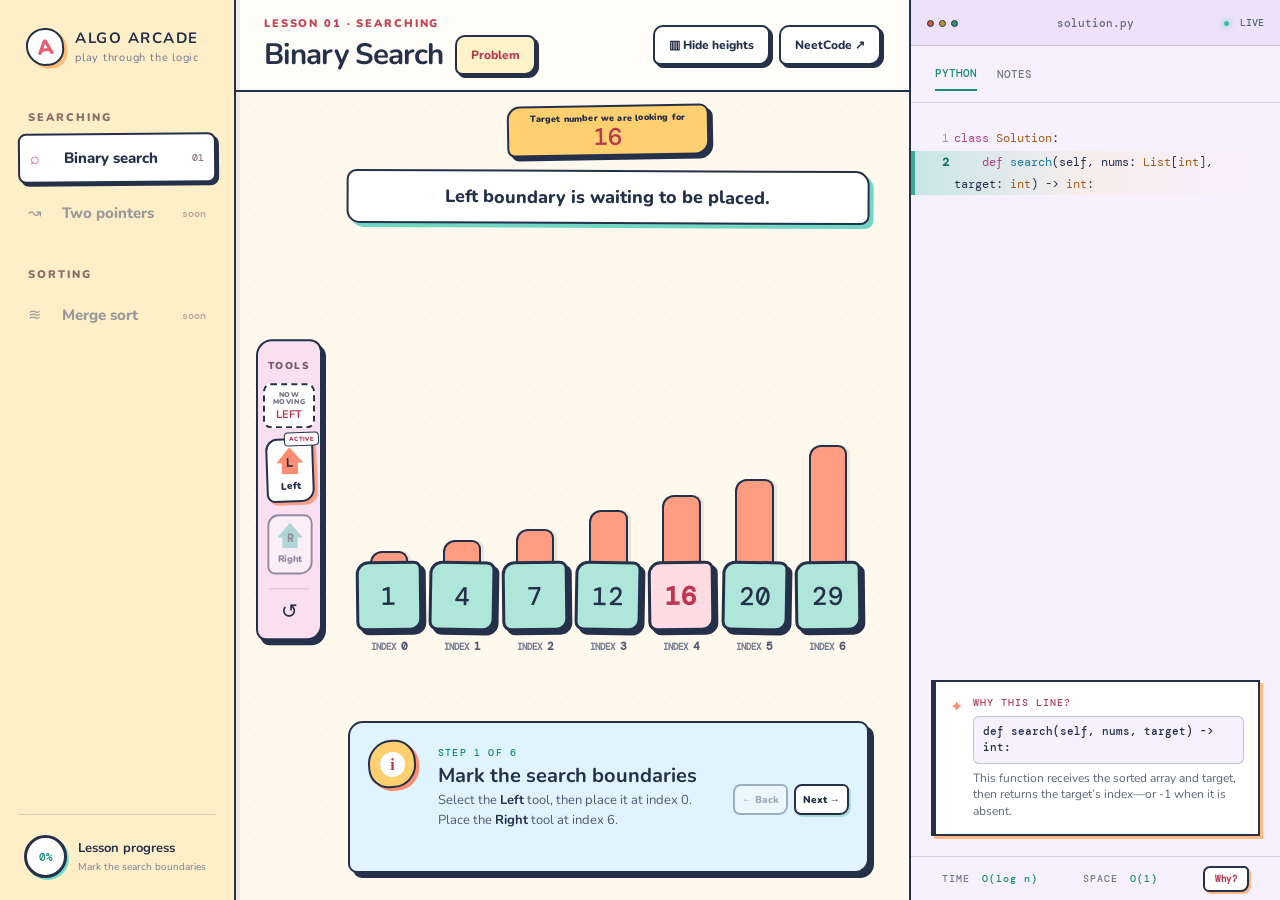
<file: index.html>
<!doctype html>
<html lang="en">
  <head>
    <meta charset="UTF-8" />
    <meta name="viewport" content="width=device-width, initial-scale=1.0" />
    <meta name="theme-color" content="#fff8ed" />
    <title>Algo Arcade — Gamified Coding Questions</title>
    <link rel="preconnect" href="https://fonts.googleapis.com">
    <link rel="preconnect" href="https://fonts.gstatic.com" crossorigin>
    <link href="https://fonts.googleapis.com/css2?family=DM+Mono:wght@400;500&family=Nunito:wght@600;700;800;900&display=swap" rel="stylesheet">
    <link rel="stylesheet" href="styles.css" />
  </head>
  <body>
    <div class="app-shell">
      <aside class="lesson-nav" aria-label="Algorithm lessons">
        <a class="brand" href="#" aria-label="Algo Arcade home">
          <span class="brand-mark">A</span>
          <span class="brand-copy"><strong>ALGO ARCADE</strong><small>play through the logic</small></span>
        </a>

        <p class="nav-label">SEARCHING</p>
        <button class="nav-item active" type="button">
          <span class="nav-icon">⌕</span><span>Binary search</span><em>01</em>
        </button>
        <button class="nav-item locked" type="button" disabled>
          <span class="nav-icon">↝</span><span>Two pointers</span><em>soon</em>
        </button>

        <p class="nav-label">SORTING</p>
        <button class="nav-item locked" type="button" disabled>
          <span class="nav-icon">≋</span><span>Merge sort</span><em>soon</em>
        </button>

        <div class="nav-footer">
          <div class="progress-ring" id="nav-progress">0%</div>
          <div><strong>Lesson progress</strong><small id="progress-copy">Set your boundaries</small></div>
        </div>
      </aside>

      <main class="game-panel">
        <header class="game-header">
          <div>
            <span class="eyebrow">LESSON 01 · SEARCHING</span>
            <div class="lesson-title-row">
              <h1>Binary Search</h1>
              <button class="problem-button" id="problem-button" type="button" aria-haspopup="dialog">Problem</button>
            </div>
          </div>
          <div class="header-actions">
            <button class="sound-button" id="histogram-toggle" type="button" aria-pressed="true">▥ <span>Hide heights</span></button>
            <a class="reference-link" href="https://neetcode.io/problems/binary-search/question?list=neetcode150" target="_blank" rel="noreferrer">NeetCode ↗</a>
          </div>
        </header>

        <section class="game-world" aria-label="Interactive binary search game">
          <div class="atmosphere"><span></span><span></span><span></span></div>

          <aside class="tool-rack">
            <span class="tool-rack-label">TOOLS</span>
            <div class="active-pointer-status">
              <small id="active-pointer-mode">NOW MOVING</small>
              <strong id="active-pointer-name">LEFT</strong>
            </div>
            <button class="pointer-tool left-tool active" data-tool="left" type="button">
              <span class="pointer-glyph">L</span><small>Left</small>
            </button>
            <button class="pointer-tool right-tool" data-tool="right" type="button">
              <span class="pointer-glyph">R</span><small>Right</small>
            </button>
            <div class="rack-line"></div>
            <button class="tiny-tool" id="reset-pointers" type="button" title="Reset pointers">↺</button>
          </aside>

          <div class="lesson-stage">
            <div class="target-readout">
              <span>Target number we are looking for</span>
              <strong id="target-value">16</strong>
            </div>

            <p class="range-sentence" id="range-sentence" aria-live="polite">No range selected yet.</p>

            <div class="array-rig" id="array-rig" aria-label="Sorted array"></div>

            <div class="coach-box">
              <div class="coach-avatar" aria-hidden="true"><span>i</span></div>
              <div class="coach-copy">
                <span class="stage-count" id="stage-count">STEP 1 OF 6</span>
                <h2 id="coach-title">Mark the search boundaries</h2>
                <p id="coach-text">Select the <b>Left</b> tool, then place it at index 0. Place the <b>Right</b> tool at index 6.</p>
              </div>
              <div class="coach-actions" id="coach-actions"></div>
            </div>
          </div>
        </section>
      </main>

      <aside class="code-panel">
        <div class="code-heading">
          <div><span class="window-dot"></span><span class="window-dot"></span><span class="window-dot"></span></div>
          <span>solution.py</span>
          <span class="sync-status"><i></i> LIVE</span>
        </div>
        <div class="code-wrap">
          <div class="code-tabs"><button class="active">PYTHON</button><button id="notes-tab">NOTES</button></div>
          <pre class="code-block" id="code-block" aria-label="Python solution"></pre>
          <div class="code-note" id="code-note">
            <span class="note-pin">✦</span>
            <div><strong>YOUR CODEBOOK</strong><p>Each idea you master becomes a line of working code.</p></div>
          </div>
        </div>
        <div class="complexity-strip">
          <span>TIME <b>O(log n)</b></span>
          <span>SPACE <b>O(1)</b></span>
          <button class="complexity-why" id="complexity-why" type="button" aria-haspopup="dialog">Why?</button>
        </div>
      </aside>
    </div>

    <div class="modal-backdrop" id="concept-modal" hidden>
      <section class="concept-modal" role="dialog" aria-modal="true" aria-labelledby="modal-title">
        <button class="modal-close" id="modal-close" type="button" aria-label="Close">×</button>
        <div id="modal-content"></div>
      </section>
    </div>

    <script src="app.js"></script>
  </body>
</html>
</file>
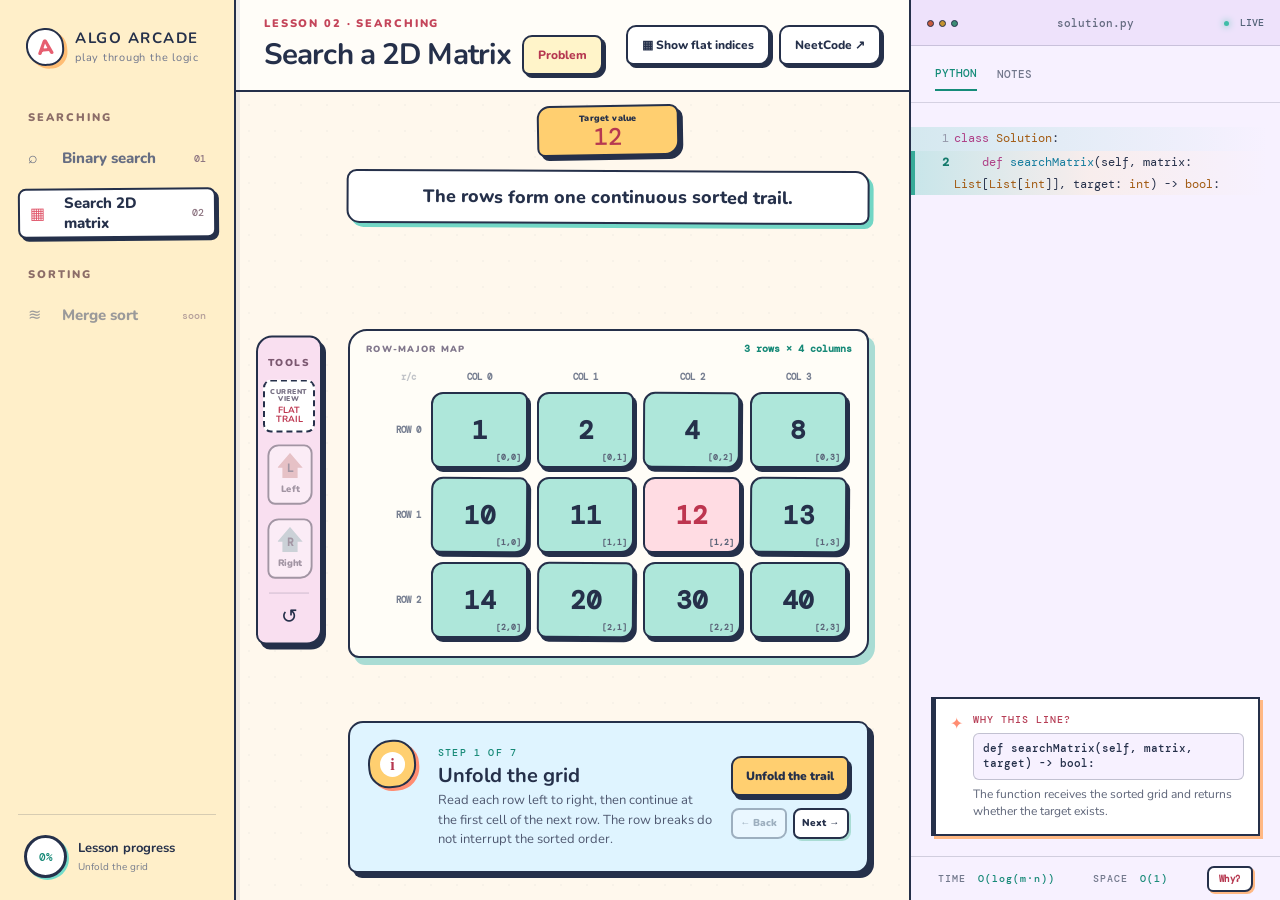
<file: search-2d-matrix.html>
<!doctype html>
<html lang="en">
  <head>
    <meta charset="UTF-8" />
    <meta name="viewport" content="width=device-width, initial-scale=1.0" />
    <meta name="theme-color" content="#fff8ed" />
    <title>Search a 2D Matrix — Algo Arcade</title>
    <link rel="preconnect" href="https://fonts.googleapis.com">
    <link rel="preconnect" href="https://fonts.gstatic.com" crossorigin>
    <link href="https://fonts.googleapis.com/css2?family=DM+Mono:wght@400;500&family=Nunito:wght@600;700;800;900&display=swap" rel="stylesheet">
    <link rel="stylesheet" href="styles.css" />
    <link rel="stylesheet" href="matrix.css" />
  </head>
  <body>
    <div class="app-shell">
      <aside class="lesson-nav" aria-label="Algorithm lessons">
        <a class="brand" href="index.html" aria-label="Algo Arcade home">
          <span class="brand-mark">A</span>
          <span class="brand-copy"><strong>ALGO ARCADE</strong><small>play through the logic</small></span>
        </a>

        <p class="nav-label">SEARCHING</p>
        <a class="nav-item" href="index.html">
          <span class="nav-icon">⌕</span><span>Binary search</span><em>01</em>
        </a>
        <a class="nav-item active" href="search-2d-matrix.html" aria-current="page">
          <span class="nav-icon">▦</span><span>Search 2D matrix</span><em>02</em>
        </a>

        <p class="nav-label">SORTING</p>
        <button class="nav-item locked" type="button" disabled>
          <span class="nav-icon">≋</span><span>Merge sort</span><em>soon</em>
        </button>

        <div class="nav-footer">
          <div class="progress-ring" id="nav-progress">0%</div>
          <div><strong>Lesson progress</strong><small id="progress-copy">Unfold the grid</small></div>
        </div>
      </aside>

      <main class="game-panel matrix-game-panel">
        <header class="game-header">
          <div>
            <span class="eyebrow">LESSON 02 · SEARCHING</span>
            <div class="lesson-title-row">
              <h1>Search a 2D Matrix</h1>
              <button class="problem-button" id="problem-button" type="button" aria-haspopup="dialog">Problem</button>
            </div>
          </div>
          <div class="header-actions">
            <button class="sound-button" id="index-toggle" type="button" aria-pressed="false">▦ <span>Show flat indices</span></button>
            <a class="reference-link" href="https://neetcode.io/problems/search-2d-matrix/question?list=neetcode150" target="_blank" rel="noreferrer">NeetCode ↗</a>
          </div>
        </header>

        <section class="game-world matrix-world" aria-label="Interactive matrix search game">
          <aside class="tool-rack matrix-tool-rack">
            <span class="tool-rack-label">TOOLS</span>
            <div class="active-pointer-status">
              <small id="active-pointer-mode">EXPLORE</small>
              <strong id="active-pointer-name">TRAIL</strong>
            </div>
            <button class="pointer-tool left-tool active" data-tool="left" type="button">
              <span class="pointer-glyph">L</span><small>Left</small>
            </button>
            <button class="pointer-tool right-tool" data-tool="right" type="button">
              <span class="pointer-glyph">R</span><small>Right</small>
            </button>
            <div class="rack-line"></div>
            <button class="tiny-tool" id="reset-lesson" type="button" title="Reset this step" aria-label="Reset this step">↺</button>
          </aside>

          <div class="lesson-stage matrix-stage">
            <div class="target-readout matrix-target-readout">
              <span>Target value</span>
              <strong id="target-value">12</strong>
            </div>

            <p class="range-sentence matrix-summary" id="range-sentence" aria-live="polite">The rows form one continuous sorted trail.</p>

            <div class="matrix-board" id="matrix-board" aria-label="Sorted 3 by 4 matrix"></div>

            <div class="coach-box matrix-coach">
              <div class="coach-avatar" aria-hidden="true"><span>i</span></div>
              <div class="coach-copy">
                <span class="stage-count" id="stage-count">STEP 1 OF 7</span>
                <h2 id="coach-title">Unfold the grid</h2>
                <p id="coach-text">Read each row left to right, then continue at the first cell of the next row.</p>
              </div>
              <div class="coach-actions" id="coach-actions"></div>
            </div>
          </div>
        </section>
      </main>

      <aside class="code-panel">
        <div class="code-heading">
          <div><span class="window-dot"></span><span class="window-dot"></span><span class="window-dot"></span></div>
          <span>solution.py</span>
          <span class="sync-status"><i></i> LIVE</span>
        </div>
        <div class="code-wrap">
          <div class="code-tabs"><button class="active" type="button">PYTHON</button><button id="notes-tab" type="button">NOTES</button></div>
          <pre class="code-block" id="code-block" aria-label="Python solution"></pre>
          <div class="code-note" id="code-note">
            <span class="note-pin">✦</span>
            <div><strong>YOUR CODEBOOK</strong><p>The flat index lets ordinary binary search travel through a matrix.</p></div>
          </div>
        </div>
        <div class="complexity-strip">
          <span>TIME <b>O(log(m·n))</b></span>
          <span>SPACE <b>O(1)</b></span>
          <button class="complexity-why" id="complexity-why" type="button" aria-haspopup="dialog">Why?</button>
        </div>
      </aside>
    </div>

    <div class="modal-backdrop" id="concept-modal" hidden>
      <section class="concept-modal" role="dialog" aria-modal="true" aria-labelledby="modal-title">
        <button class="modal-close" id="modal-close" type="button" aria-label="Close">×</button>
        <div id="modal-content"></div>
      </section>
    </div>

    <script src="matrix.js"></script>
  </body>
</html>
</file>
<file: styles.css>
:root {
  --ink: #25304a;
  --deep: #fff8ed;
  --panel: #ffffff;
  --paper: #25304a;
  --paper-dim: #5f6780;
  --amber: #ff8d72;
  --amber-soft: #d74f62;
  --teal: #40bda8;
  --red: #df5267;
  --line: rgba(37, 48, 74, .16);
  --nav-w: 236px;
  --code-w: 410px;
}

* { box-sizing: border-box; }
html, body { margin: 0; min-height: 100%; background: #fff8ed; color: var(--paper); }
body { font-family: "Nunito", sans-serif; overflow: hidden; }
button, a { font: inherit; }
button { color: inherit; }

.app-shell {
  display: grid;
  grid-template-columns: var(--nav-w) minmax(560px, 1fr) var(--code-w);
  width: 100vw;
  height: 100vh;
  min-height: 700px;
}

.lesson-nav {
  position: relative;
  z-index: 10;
  padding: 28px 18px 22px;
  background: #08171a;
  border-right: 1px solid var(--line);
  display: flex;
  flex-direction: column;
}

.brand { color: var(--paper); text-decoration: none; display: flex; gap: 11px; align-items: center; margin: 0 8px 44px; }
.brand-mark {
  width: 38px; height: 38px; border: 2px solid var(--amber); color: var(--amber);
  display: grid; place-items: center; font-size: 21px; font-weight: 900;
  border-radius: 50% 50% 45% 55%; transform: rotate(-5deg);
  box-shadow: inset 0 0 0 3px #08171a, inset 0 0 0 4px rgba(255,182,46,.4);
}
.brand-copy { display: flex; flex-direction: column; line-height: 1.05; }
.brand-copy strong { letter-spacing: .1em; font-size: 13px; }
.brand-copy small { color: #789396; font-size: 9px; letter-spacing: .07em; margin-top: 5px; }
.nav-label { color: #526d70; font-size: 9px; font-weight: 900; letter-spacing: .18em; margin: 0 10px 8px; }
.nav-item {
  border: 0; background: transparent; width: 100%; min-height: 46px; padding: 0 10px;
  display: grid; grid-template-columns: 26px 1fr auto; gap: 8px; align-items: center;
  text-align: left; color: #789396; border-radius: 8px; margin-bottom: 5px; cursor: pointer; text-decoration: none;
}
.nav-item span:nth-child(2) { font-size: 13px; font-weight: 800; }
.nav-item em { font-style: normal; font: 500 9px "DM Mono"; color: #496265; }
.nav-item.active { color: var(--paper); background: linear-gradient(90deg, rgba(66,216,197,.14), transparent); box-shadow: inset 3px 0 var(--teal); }
.nav-item.active .nav-icon { color: var(--teal); }
.nav-item.locked { opacity: .65; cursor: not-allowed; }
.nav-label:not(:first-of-type) { margin-top: 24px; }
.nav-footer { margin-top: auto; border-top: 1px solid var(--line); padding: 20px 6px 0; display: flex; gap: 11px; align-items: center; }
.progress-ring { width: 43px; height: 43px; display: grid; place-items: center; border-radius: 50%; border: 3px solid #23454a; color: var(--teal); font: 500 10px "DM Mono"; }
.nav-footer div:last-child { display: flex; flex-direction: column; }
.nav-footer strong { font-size: 11px; }
.nav-footer small { color: #668184; font-size: 9px; margin-top: 3px; }

.game-panel { min-width: 0; display: flex; flex-direction: column; background: #0a1b1f; }
.game-header { height: 92px; flex: 0 0 92px; display: flex; align-items: center; justify-content: space-between; padding: 18px 28px; border-bottom: 1px solid var(--line); background: #0b2024; }
.eyebrow { display: block; color: var(--teal); font-size: 9px; font-weight: 900; letter-spacing: .17em; margin-bottom: 4px; }
h1 { font-size: 27px; line-height: 1; margin: 0; letter-spacing: -.03em; }
.lesson-title-row { display: flex; align-items: center; gap: 11px; }
.header-actions { display: flex; gap: 9px; align-items: center; }
.sound-button, .reference-link, .problem-button { border: 1px solid var(--line); background: rgba(255,255,255,.025); color: #aebcba; border-radius: 6px; padding: 9px 12px; font-size: 10px; font-weight: 800; text-decoration: none; cursor: pointer; transition: .2s; }
.sound-button:hover, .reference-link:hover, .problem-button:hover { border-color: rgba(255,182,46,.6); color: var(--paper); transform: translateY(-1px); }
.problem-button { padding: 5px 9px; }

.game-world {
  position: relative; flex: 1; min-height: 0; overflow: hidden;
  background: linear-gradient(rgba(2,12,15,.22), rgba(2,12,15,.72)), url("assets/search-rig-bg.png") center / cover no-repeat;
}
.game-world::after { content: ""; position: absolute; inset: 0; pointer-events: none; box-shadow: inset 0 0 120px rgba(0,0,0,.55); }
.atmosphere span { position: absolute; width: 4px; height: 4px; border-radius: 50%; background: var(--amber); opacity: .55; animation: float 7s infinite ease-in-out; }
.atmosphere span:nth-child(1) { left: 30%; top: 28%; }
.atmosphere span:nth-child(2) { left: 65%; top: 18%; animation-delay: -2s; }
.atmosphere span:nth-child(3) { left: 76%; top: 43%; animation-delay: -4s; }
@keyframes float { 50% { transform: translate(15px,-35px); opacity: .12; } }

.tool-rack { position: absolute; z-index: 4; left: 20px; top: 50%; transform: translateY(-52%); width: 66px; padding: 12px 8px; border: 1px solid rgba(255,207,109,.28); border-radius: 11px; background: rgba(9,31,34,.93); box-shadow: 0 18px 40px rgba(0,0,0,.4), inset 0 0 25px rgba(255,182,46,.04); text-align: center; }
.tool-rack-label { color: #758b8b; font-size: 8px; letter-spacing: .15em; font-weight: 900; }
.pointer-tool { width: 48px; height: 60px; margin-top: 10px; border: 1px solid #29494a; border-radius: 8px; background: #102c30; cursor: pointer; display: flex; flex-direction: column; align-items: center; justify-content: center; transition: .2s; }
.pointer-tool:hover { transform: translateY(-2px); border-color: #587575; }
.pointer-tool.active { border-color: var(--amber); box-shadow: 0 0 18px rgba(255,182,46,.18), inset 0 0 12px rgba(255,182,46,.08); }
.pointer-glyph { display: grid; place-items: center; width: 27px; height: 27px; padding-top: 5px; clip-path: polygon(50% 0, 100% 58%, 80% 58%, 80% 100%, 20% 100%, 20% 58%, 0 58%); background: var(--amber); color: #35230a; font: 900 12px "DM Mono"; }
.right-tool .pointer-glyph { background: var(--teal); }
.pointer-tool small { font-size: 8px; margin-top: 5px; color: #9cacaa; }
.rack-line { height: 1px; background: var(--line); margin: 12px 3px 8px; }
.tiny-tool { border: 0; background: transparent; color: #77908f; cursor: pointer; font-size: 17px; }

.lesson-stage { position: relative; z-index: 2; width: min(900px, calc(100% - 120px)); height: 100%; margin-left: 96px; display: flex; flex-direction: column; align-items: center; justify-content: flex-end; padding: 34px 16px 30px; }
.target-readout { position: absolute; top: 24px; left: 50%; transform: translateX(-50%) rotate(-1deg); min-width: 140px; padding: 8px 18px; text-align: center; background: #102c30; border: 2px solid #b7812b; border-radius: 5px; box-shadow: 0 7px 18px rgba(0,0,0,.35), inset 0 0 0 2px #071719; }
.target-readout span { display: block; color: #77908f; font-size: 7px; letter-spacing: .16em; font-weight: 900; }
.target-readout strong { display: block; color: var(--amber); font: 500 26px "DM Mono"; line-height: 1.1; }

.array-rig { width: min(760px, 100%); display: grid; grid-template-columns: repeat(7, 1fr); gap: 7px; align-items: end; margin-bottom: 26px; padding: 0 8px; }
.array-cell { position: relative; height: 250px; display: flex; flex-direction: column; justify-content: flex-end; align-items: stretch; cursor: pointer; user-select: none; outline: none; border: 0; padding: 0; color: inherit; background: transparent; }
.histogram { width: 58%; min-height: 10px; margin: 0 auto -4px; border-radius: 10px 10px 2px 2px; background: linear-gradient(90deg, #d07820, #ffcb55 50%, #ad5f16); border: 2px solid #6e3d11; box-shadow: inset 0 3px rgba(255,255,255,.22), 0 -4px 16px rgba(255,172,42,.14); transition: height .45s cubic-bezier(.2,.9,.3,1), opacity .25s, filter .3s; transform-origin: bottom; }
.cell-body { position: relative; height: 65px; display: grid; place-items: center; background: linear-gradient(150deg, #163b3d, #092328); border: 3px solid #b77a24; border-radius: 9px; box-shadow: inset 0 0 0 2px #061c20, inset 0 0 18px rgba(66,216,197,.1), 0 8px 15px rgba(0,0,0,.4); transition: .3s; }
.cell-value { color: #ffe9b2; font: 500 clamp(17px, 2vw, 25px) "DM Mono"; text-shadow: 0 2px #000; }
.cell-index { text-align: center; font: 500 9px "DM Mono"; color: #8ca09e; margin-top: 8px; }
.cell-index::before { content: "INDEX "; color: #506a69; font-size: 7px; }
.pointer-marker { position: absolute; bottom: -52px; left: 50%; transform: translateX(-50%); display: flex; gap: 2px; z-index: 5; }
.marker-handle { width: 42px; height: 52px; display: flex; flex-direction: column; align-items: center; position: relative; }
.marker { width: 36px; height: 36px; display: grid; place-items: center; clip-path: polygon(50% 0, 100% 58%, 78% 58%, 78% 100%, 22% 100%, 22% 58%, 0 58%); color: #2d1b05; background: var(--amber); font: 900 12px "DM Mono"; filter: drop-shadow(0 4px 3px rgba(0,0,0,.5)); animation: markerIn .3s cubic-bezier(.2,1.5,.4,1); }
.marker-handle.right .marker { background: var(--teal); color: #062f2c; }
@keyframes markerIn { from { transform: translateY(12px); opacity: 0; } }
.array-cell.out-of-range .histogram { filter: grayscale(1) brightness(.32); opacity: .48; }
.array-cell.out-of-range .cell-body { filter: grayscale(.8) brightness(.45); border-color: #405151; transform: scale(.94); }
.array-cell.is-mid .cell-body { border-color: var(--amber-soft); transform: translateY(-6px); box-shadow: inset 0 0 0 2px #061c20, 0 0 28px rgba(255,182,46,.45); }
.array-cell.is-mid::before { display: none; }
.mid-label {
  align-self: center;
  position: relative;
  z-index: 4;
  margin-bottom: 7px;
  padding: 4px 10px 3px;
  color: var(--ink);
  background: #fff7cd;
  border: 2px solid var(--ink);
  border-radius: 9px 7px 8px 6px;
  box-shadow: 3px 3px 0 #ff8d72;
  font: 1000 clamp(11px, 1.25vw, 15px) "Nunito", sans-serif;
  line-height: 1;
  letter-spacing: .12em;
  animation: midLabelIn .35s cubic-bezier(.2,1.35,.4,1);
}
.mid-label::after {
  content: "";
  position: absolute;
  left: 50%;
  bottom: -7px;
  width: 8px;
  height: 8px;
  background: #fff7cd;
  border-right: 2px solid var(--ink);
  border-bottom: 2px solid var(--ink);
  transform: translateX(-50%) rotate(45deg);
}
@keyframes midLabelIn { from { opacity: 0; transform: translateY(8px) scale(.82); } }
.array-cell.found .cell-body { border-color: var(--teal); animation: foundPulse .8s infinite alternate; }
@keyframes foundPulse { to { box-shadow: 0 0 36px rgba(66,216,197,.7), inset 0 0 20px rgba(66,216,197,.25); } }
.array-rig.hide-histograms .histogram { height: 4px !important; opacity: .12; }

.coach-box { width: min(760px, 100%); min-height: 145px; display: grid; grid-template-columns: 54px 1fr auto; gap: 16px; align-items: start; padding: 17px 18px; background: rgba(8,26,28,.96); border: 1px solid rgba(255,199,83,.32); border-radius: 10px; box-shadow: 0 20px 50px rgba(0,0,0,.45), inset 0 0 40px rgba(255,182,46,.035); }
.coach-avatar { width: 48px; height: 48px; display: grid; place-items: center; border-radius: 50% 44% 48% 42%; background: #d68c24; border: 3px solid #6a3b10; box-shadow: inset 0 4px rgba(255,222,139,.45); transform: rotate(-5deg); }
.coach-avatar span { width: 25px; height: 25px; display: grid; place-items: center; border-radius: 50%; background: #11383a; color: var(--teal); font-family: Georgia, serif; font-weight: 900; transform: rotate(5deg); }
.stage-count { color: var(--teal); font: 500 8px "DM Mono"; letter-spacing: .12em; }
.coach-copy h2 { margin: 3px 0 4px; font-size: 17px; line-height: 1.1; }
.coach-copy p { margin: 0; color: #aebdb9; font-size: 11px; line-height: 1.45; max-width: 550px; }
.coach-copy b { color: var(--paper); }
.coach-copy .range-sentence { color: var(--amber-soft); margin-top: 7px; font-size: 10px; }
.coach-actions { align-self: center; display: flex; flex-direction: column; gap: 7px; min-width: 108px; }
.step-nav { display: grid; grid-template-columns: 1fr 1fr; gap: 6px; margin-top: 4px; }
.step-button { min-height: 31px; padding: 5px 7px; border: 1px solid #38595a; border-radius: 6px; background: #143235; color: #c2cfcb; font-size: 9px; font-weight: 900; cursor: pointer; }
.step-button:disabled { opacity: .35; cursor: not-allowed; }
.action-button { border: 1px solid #8b621d; background: linear-gradient(#d99222, #a96916); color: #171109; border-radius: 5px; padding: 9px 12px; font-size: 10px; font-weight: 900; cursor: pointer; box-shadow: inset 0 2px rgba(255,228,151,.35), 0 4px 0 #56350c; transition: .15s; }
.action-button:hover { transform: translateY(-1px); filter: brightness(1.1); }
.action-button:active { transform: translateY(3px); box-shadow: inset 0 2px rgba(255,228,151,.35), 0 1px 0 #56350c; }
.action-button.secondary { color: #c2cfcb; border-color: #38595a; background: #143235; box-shadow: 0 3px 0 #061617; }
.action-button[disabled] { opacity: .4; cursor: not-allowed; }

.code-panel { min-width: 0; background: #0b1719; border-left: 1px solid var(--line); display: flex; flex-direction: column; }
.code-heading { height: 42px; padding: 0 16px; border-bottom: 1px solid var(--line); display: grid; grid-template-columns: 1fr auto 1fr; align-items: center; color: #7d9190; font: 500 9px "DM Mono"; }
.window-dot { display: inline-block; width: 7px; height: 7px; margin-right: 5px; border-radius: 50%; background: #3e5051; }
.window-dot:first-child { background: #c75b3d; }.window-dot:nth-child(2) { background: #c4932f; }.window-dot:nth-child(3) { background: #3c8d75; }
.sync-status { justify-self: end; color: #728a87; font-size: 8px; }
.sync-status i { display: inline-block; width: 5px; height: 5px; border-radius: 50%; background: var(--teal); margin-right: 5px; box-shadow: 0 0 7px var(--teal); }
.code-wrap { flex: 1; min-height: 0; display: flex; flex-direction: column; padding: 20px 0; }
.code-tabs { display: flex; gap: 20px; padding: 0 24px 11px; border-bottom: 1px solid var(--line); }
.code-tabs button { padding: 0 0 9px; border: 0; background: none; color: #617573; font: 500 9px "DM Mono"; cursor: pointer; }
.code-tabs button.active { color: var(--teal); border-bottom: 2px solid var(--teal); }
.code-block { margin: 0; padding: 24px 12px 24px 0; font: 400 12px/2 "DM Mono", monospace; overflow: auto; min-height: 325px; color: #c9d4cf; counter-reset: line; white-space: pre; }
.code-line { display: block; padding-left: 54px; position: relative; min-height: 24px; transition: .3s; }
.code-line::before { counter-increment: line; content: counter(line); position: absolute; left: 20px; width: 18px; color: #3c5050; text-align: right; }
.code-line.revealed { animation: typeLine .45s ease-out both; background: linear-gradient(90deg, rgba(66,216,197,.09), transparent); }
@keyframes typeLine { from { opacity: 0; transform: translateX(9px); } }
.kw { color: #db8dd5; }.fn { color: #70cbe0; }.type { color: #e6b568; }.num { color: #f29a72; }.comment { color: #55706f; }
.code-note { margin: auto 20px 0; padding: 14px; display: flex; gap: 10px; background: #102426; border-left: 2px solid var(--amber); }
.note-pin { color: var(--amber); }
.code-note strong { display: block; color: var(--amber); font: 500 8px "DM Mono"; letter-spacing: .1em; }
.code-note p { color: #748886; font-size: 10px; line-height: 1.4; margin: 5px 0 0; }
.complexity-strip { min-height: 44px; padding: 6px 12px; border-top: 1px solid var(--line); display: flex; align-items: center; justify-content: space-around; gap: 8px; color: #536968; font: 500 8px "DM Mono"; letter-spacing: .1em; }
.complexity-strip b { color: var(--teal); font-weight: 500; margin-left: 5px; }
.complexity-why { padding: 5px 10px; border: 1px solid currentColor; border-radius: 7px 5px 8px 6px; background: transparent; color: var(--teal); font-size: 9px; font-weight: 900; letter-spacing: .05em; cursor: pointer; transition: transform .18s, box-shadow .18s, background .18s; }
.complexity-why:hover { transform: translateY(-1px); background: rgba(64,189,168,.1); }

.modal-backdrop { position: fixed; z-index: 100; inset: 0; display: grid; place-items: center; padding: 30px; background: rgba(2,9,11,.84); backdrop-filter: blur(8px); }
.modal-backdrop[hidden] { display: none; }
.concept-modal { position: relative; width: min(680px, 100%); max-height: 90vh; overflow: auto; padding: 30px; border: 1px solid #9b6d27; border-radius: 12px; background: #0d2528; box-shadow: 0 30px 100px #000; }
.modal-close { position: absolute; right: 14px; top: 11px; border: 0; background: none; color: #819493; font-size: 24px; cursor: pointer; }
.concept-modal .eyebrow { margin-bottom: 8px; }
.concept-modal h2 { font-size: 26px; margin: 0 0 9px; }
.concept-modal > div > p { color: #aab9b5; font-size: 13px; line-height: 1.6; }
.pointer-demo { margin: 22px 0; padding: 18px; background: #091b1e; border-radius: 8px; }
.demo-array { display: flex; justify-content: center; gap: 6px; }
.demo-cell { width: 58px; height: 54px; display: grid; place-items: center; border: 2px solid #6b8338; background: #153436; border-radius: 5px; font: 500 16px "DM Mono"; position: relative; }
.demo-cell.single { border-color: var(--amber); box-shadow: 0 0 18px rgba(255,182,46,.25); }
.demo-pointers { display: grid; grid-template-columns: 1fr 1fr; gap: 8px; margin-top: 24px; }
.demo-pointers div { padding: 10px; color: #b4c0bd; font: 400 10px/1.5 "DM Mono"; background: #112d30; border-top: 2px solid #536568; }
.demo-pointers .correct { border-color: var(--teal); }
.demo-pointers .wrong { border-color: var(--red); }
.demo-pointers b { display: block; margin-bottom: 5px; }
.quiz-options { display: grid; grid-template-columns: 1fr 1fr; gap: 10px; margin-top: 18px; }
.quiz-option { border: 1px solid #416062; background: #102f32; border-radius: 7px; padding: 13px; text-align: left; cursor: pointer; }
.quiz-option:hover { border-color: var(--amber); }
.quiz-option.correct { border-color: var(--teal); background: rgba(66,216,197,.12); }
.quiz-option.wrong { border-color: var(--red); animation: shake .3s; }
@keyframes shake { 33% { transform: translateX(-4px); } 66% { transform: translateX(4px); } }
.math-board { padding: 17px; margin: 18px 0; border-radius: 8px; background: #091a1d; font: 400 14px/1.8 "DM Mono"; color: #c7d2cd; }
.math-board strong { color: var(--amber); }
.modal-feedback { min-height: 20px; color: var(--amber-soft); font-size: 11px; margin-top: 10px; }
.problem-sheet { display: grid; grid-template-columns: 1fr 1fr; gap: 16px; margin-top: 20px; }
.problem-sheet section { padding: 16px; border: 2px solid var(--ink); border-radius: 13px 9px 12px 8px; box-shadow: 3px 3px 0 var(--ink); }
.problem-task { grid-column: 1 / -1; background: #e2f7f2; }
.problem-examples { background: #fff0d0; }
.problem-constraints { background: #f1eaff; }
.problem-sheet h3 { margin: 0 0 9px; color: var(--ink); font-size: 15px; }
.problem-sheet p { margin: 6px 0; color: #535b70; font-size: 14px; line-height: 1.55; }
.problem-sheet code { font-family: "DM Mono", monospace; }
.problem-example { display: grid; gap: 6px; margin-top: 10px; padding: 11px; border: 1px dashed #8a7759; border-radius: 8px; background: rgba(255,255,255,.7); }
.problem-example b { color: #a54557; font-size: 11px; text-transform: uppercase; letter-spacing: .08em; }
.problem-example code { color: var(--ink); font-size: 12px; line-height: 1.6; }
.problem-example code strong { color: #168977; }
.problem-example span { color: #666d80; font-size: 12px; }
.problem-constraints ul { margin: 0; padding-left: 19px; color: #565e72; font-size: 13px; line-height: 1.7; }
.problem-source { margin: 18px 0 0 !important; font-size: 12px !important; }
.problem-source a { color: #b63850; font-weight: 900; }

@media (max-width: 1220px) {
  :root { --nav-w: 76px; --code-w: 350px; }
  .lesson-nav { padding-inline: 10px; }
  .brand { margin-inline: auto; }.brand-copy, .nav-label, .nav-item span:nth-child(2), .nav-item em, .nav-footer div:last-child { display: none; }
  .nav-item { grid-template-columns: 1fr; text-align: center; }.nav-icon { font-size: 18px; }
  .nav-footer { justify-content: center; }.game-header { padding-inline: 20px; }
}
@media (max-width: 930px) {
  body { overflow: auto; }.app-shell { height: auto; min-height: 100vh; grid-template-columns: 64px 1fr; }
  .code-panel { grid-column: 2; min-height: 620px; }.game-panel { min-height: 700px; }.lesson-nav { position: fixed; width: 64px; height: 100vh; }
  .lesson-stage { width: calc(100% - 85px); margin-left: 75px; }.array-cell { height: 245px; }.coach-box { grid-template-columns: 44px 1fr; }.coach-actions { grid-column: 2; flex-direction: row; }
}
@media (max-width: 640px) {
  .app-shell { display: block; }.lesson-nav { z-index: 20; top: auto; bottom: 0; width: 100%; height: 62px; padding: 6px 14px; flex-direction: row; align-items: center; border-top: 1px solid var(--line); }
  .brand { margin: 0 auto 0 0; }.brand-mark { width: 34px; height: 34px; }.nav-item { width: 46px; margin: 0; }.nav-footer, .nav-label { display: none; }
  .game-header { height: 82px; padding: 14px; }.header-actions .sound-button span { display: none; }.game-world { min-height: 690px; }
  .lesson-stage { width: 100%; margin: 0; padding: 30px 10px 20px 66px; }.tool-rack { left: 8px; }.array-rig { gap: 3px; }.array-cell { height: 230px; }.cell-body { height: 54px; border-width: 2px; }.cell-index::before { display: none; }
  .coach-box { grid-template-columns: 1fr; }.coach-avatar { display: none; }.coach-actions { grid-column: 1; }.code-panel { margin-bottom: 62px; min-height: 600px; }.concept-modal { padding: 24px 18px; }.quiz-options, .demo-pointers { grid-template-columns: 1fr; }
}

@media (prefers-reduced-motion: reduce) { *, *::before, *::after { animation-duration: .01ms !important; transition-duration: .01ms !important; } }

/* Bright hand-drawn theme */
.lesson-nav {
  background: #ffefc9;
  border-right: 2px solid var(--ink);
  box-shadow: 4px 0 0 rgba(37,48,74,.08);
}
.brand-mark {
  background: #fff;
  border-color: var(--ink);
  color: #e65e70;
  box-shadow: 3px 3px 0 #ffbd74;
}
.brand-copy strong { font-size: 15px; }
.brand-copy small { color: #70778d; font-size: 11px; }
.nav-label { color: #8c6d68; font-size: 11px; }
.nav-item { color: #666d82; min-height: 50px; }
.nav-item span:nth-child(2) { font-size: 15px; }
.nav-item em { color: #8c7380; font-size: 10px; }
.nav-item.active {
  color: var(--ink);
  background: #fff;
  box-shadow: 3px 3px 0 var(--ink);
  border: 2px solid var(--ink);
  transform: rotate(-.5deg);
}
.nav-item.active .nav-icon { color: #df5267; }
.nav-footer { border-color: rgba(37,48,74,.18); }
.progress-ring { border-color: var(--ink); background: #fff !important; color: #168977; font-size: 11px; box-shadow: 2px 2px 0 #74dcca; }
.nav-footer strong { color: var(--ink); font-size: 13px; }
.nav-footer small { color: #777d8d; font-size: 10px; }

.game-panel { background: #fff8ed; }
.game-header {
  background: #fffdf8;
  border-bottom: 2px solid var(--ink);
}
.eyebrow { color: #c4455a; font-size: 11px; }
h1 { color: var(--ink); font-size: 31px; }
.sound-button, .reference-link, .problem-button {
  border: 2px solid var(--ink);
  background: #fff;
  color: var(--ink);
  border-radius: 10px 8px 11px 7px;
  padding: 10px 14px;
  font-size: 12px;
  box-shadow: 3px 3px 0 var(--ink);
}
.sound-button:hover, .reference-link:hover, .problem-button:hover { border-color: var(--ink); color: #c4455a; transform: translate(-1px,-1px); box-shadow: 5px 5px 0 #ffc67a; }
.problem-button { color: #b63850; background: #fff4c9; }

.game-world {
  background: #fff8ed;
  overflow: hidden;
}
.game-world::after {
  box-shadow: none;
  background-image: radial-gradient(circle, rgba(37,48,74,.11) 1.2px, transparent 1.2px);
  background-size: 26px 26px;
  opacity: .28;
}
.atmosphere { display: none; }

.tool-rack {
  background: #f9dff0;
  border: 2px solid var(--ink);
  border-radius: 16px 12px 15px 10px;
  box-shadow: 4px 5px 0 var(--ink);
}
.tool-rack-label { color: #7b5870; font-size: 10px; }
.active-pointer-status { margin: 8px -3px 2px; padding: 6px 3px; border: 2px dashed var(--ink); border-radius: 8px; background: #fff; line-height: 1.05; }
.active-pointer-status small { display: block; color: #777084; font-size: 7px; font-weight: 900; letter-spacing: .08em; }
.active-pointer-status strong { display: block; margin-top: 3px; color: #bd354f; font-size: 11px; }
.pointer-tool {
  background: #fff;
  border: 2px solid var(--ink);
  border-radius: 12px 9px 13px 8px;
  height: 64px;
}
.pointer-tool.active { border-color: var(--ink); box-shadow: 3px 3px 0 #ff9f86; transform: rotate(-2deg); }
.right-tool.active { box-shadow: 3px 3px 0 #6fd5c4; transform: rotate(2deg); }
.pointer-glyph { background: #ff8d72; color: var(--ink); }
.right-tool .pointer-glyph { background: #5ecdbb; color: var(--ink); }
.pointer-tool small { color: var(--ink); font-size: 10px; font-weight: 900; }
.rack-line { background: rgba(37,48,74,.2); }
.tiny-tool { color: var(--ink); font-size: 20px; }

.lesson-stage { justify-content: flex-end; padding-top: 150px; }
.target-readout {
  top: 13px;
  min-width: 202px;
  padding: 5px 14px 4px;
  background: #ffcf70;
  border: 2px solid var(--ink);
  border-radius: 13px 9px 14px 8px;
  box-shadow: 4px 4px 0 var(--ink);
}
.target-readout span { color: var(--ink); font-size: 9px; letter-spacing: .02em; text-transform: none; }
.target-readout strong { color: #b63850; font-size: 24px; }
.range-sentence {
  position: absolute;
  z-index: 4;
  top: 78px;
  left: 50%;
  width: min(760px, calc(100% - 30px));
  margin: 0;
  padding: 13px 20px;
  transform: translateX(-50%) rotate(.25deg);
  background: #fff;
  color: var(--ink);
  border: 2px solid var(--ink);
  border-radius: 10px 14px 9px 13px;
  box-shadow: 4px 4px 0 #72d6c5;
  text-align: center;
  font-size: clamp(15px, 1.4vw, 19px);
  line-height: 1.35;
  font-weight: 800;
  animation: noteIn .25s ease-out;
}
.range-sentence b { color: #c33f57; }
@keyframes noteIn { from { opacity: .5; transform: translateX(-50%) translateY(-4px) rotate(-.5deg); } }

.array-rig { margin-bottom: 68px; }
.histogram {
  background: #ff9d83;
  border: 2px solid var(--ink);
  border-bottom: 0;
  box-shadow: 3px 0 0 rgba(37,48,74,.09);
  border-radius: 12px 9px 0 0;
}
.cell-body {
  height: 70px;
  background: #aee7da;
  border: 3px solid var(--ink);
  border-radius: 13px 8px 12px 9px;
  box-shadow: 4px 4px 0 var(--ink);
}
.array-cell:nth-child(even) .cell-body { transform: rotate(1deg); }
.array-cell:nth-child(odd) .cell-body { transform: rotate(-.7deg); }
.cell-value { color: var(--ink); font-size: clamp(20px, 2vw, 28px); text-shadow: none; font-weight: 500; }
.array-cell.is-target .cell-body { background: #ffdce3; }
.array-cell.is-target .cell-value { color: #bd354f; font-weight: 900; }
.cell-index { color: #515a72; font-size: 11px; font-weight: 900; }
.cell-index::before { color: #7b8294; font-size: 9px; }
.marker { background: #ff8d72; color: var(--ink); filter: drop-shadow(2px 3px 0 var(--ink)); }
.marker-handle.right .marker { background: #58cbb8; color: var(--ink); }
.marker-handle[role="slider"] { cursor: grab; touch-action: none; opacity: .5; transition: transform .18s, opacity .18s, filter .18s; }
.marker-handle[role="slider"]::after { content: ""; position: absolute; inset: -7px -6px; }
.marker-handle[role="slider"].active { opacity: 1; transform: translateY(-4px) scale(1.12); filter: drop-shadow(2px 3px 0 rgba(37,48,74,.18)); }
.marker-handle small { margin-top: 3px; padding: 1px 5px; border: 1px solid var(--ink); border-radius: 5px; background: #fff; color: var(--ink); font: 900 7px "Nunito"; letter-spacing: .08em; }
.is-dragging-pointer, .is-dragging-pointer * { cursor: grabbing !important; }
.is-dragging-pointer .array-cell:not(.out-of-range) .cell-body { border-style: dashed; }
.pointer-tool:not(.active) { opacity: .48; transform: scale(.94); }
.pointer-tool.active { position: relative; opacity: 1; }
.pointer-tool:disabled { cursor: not-allowed; filter: grayscale(.55); opacity: .42; box-shadow: none; }
.pointer-tool.active::after { content: "ACTIVE"; position: absolute; right: -8px; top: -8px; padding: 2px 4px; border: 1px solid var(--ink); border-radius: 4px; background: #fff; color: #bd354f; font-size: 6px; font-weight: 900; letter-spacing: .05em; }
.array-cell.out-of-range .histogram { filter: grayscale(.6); opacity: .25; }
.array-cell.out-of-range .cell-body { filter: grayscale(.6); opacity: .38; border-color: #7e8493; box-shadow: 2px 2px 0 #7e8493; }
.array-cell.is-mid .cell-body { border-color: var(--ink); background: #ffd36f; box-shadow: 5px 6px 0 #df5267; }
.array-cell.is-mid::before { display: none; }
.array-cell.found .cell-body { border-color: var(--ink); background: #72dfbd; }

.coach-box {
  min-height: 152px;
  background: #dff4ff;
  border: 2px solid var(--ink);
  border-radius: 15px 10px 14px 9px;
  box-shadow: 5px 5px 0 var(--ink);
}
.coach-avatar { background: #ffcf70; border: 2px solid var(--ink); box-shadow: 3px 3px 0 #ff8d72; }
.coach-avatar span { background: #fff; color: #b63850; }
.stage-count { color: #168977; font-size: 10px; }
.coach-copy h2 { color: var(--ink); font-size: 20px; }
.coach-copy p { color: #4f5870; font-size: 13px; line-height: 1.5; }
.coach-copy b { color: var(--ink); }
.action-button {
  border: 2px solid var(--ink);
  background: #ffcf70;
  color: var(--ink);
  border-radius: 10px 7px 11px 8px;
  padding: 10px 13px;
  font-size: 12px;
  box-shadow: 3px 4px 0 var(--ink);
}
.action-button:active { box-shadow: 1px 1px 0 var(--ink); }
.action-button.secondary { color: var(--ink); border-color: var(--ink); background: #fff; box-shadow: 3px 4px 0 var(--ink); }
.action-button.choice,
.action-button.choice.secondary { background: #ddd2f4; color: var(--ink); border-color: var(--ink); box-shadow: 3px 4px 0 #9ed8cd; }
.action-button.choice:hover,
.action-button.choice.secondary:hover { background: #d1c4ee; filter: none; }
.step-nav { margin-top: 5px; }
.step-button { border: 2px solid var(--ink); background: #fff; color: var(--ink); border-radius: 8px 6px 9px 7px; font-size: 10px; box-shadow: 2px 2px 0 #a9dcd4; transition: .15s; }
.step-button:not(:disabled):hover { transform: translateY(-1px); box-shadow: 3px 3px 0 #ffb486; }
.step-button:disabled { box-shadow: none; }

.code-panel { background: #f7f1ff; border-left: 2px solid var(--ink); }
.code-heading { height: 46px; color: #646b80; border-color: rgba(37,48,74,.18); font-size: 11px; background: #eee2fb; }
.window-dot { border: 1px solid var(--ink); }
.sync-status { color: #526277; font-size: 10px; }
.code-tabs { border-color: rgba(37,48,74,.16); }
.code-tabs button { color: #72778c; font-size: 11px; }
.code-tabs button.active { color: #158c79; border-color: #158c79; }
.code-block { color: var(--ink); font-size: 13px; line-height: 1.82; }
.code-line::before { color: #9598aa; }
.code-line.revealed { background: linear-gradient(90deg, rgba(89,202,184,.22), transparent); }
.code-line.active-line { background: linear-gradient(90deg, rgba(89,202,184,.3), rgba(255,211,111,.13), transparent); box-shadow: inset 4px 0 #36aa98; animation: codeFocus .58s ease-out; }
.code-line.active-line::before { color: #147a6c; font-weight: 900; }
@keyframes codeFocus { from { background-color: rgba(255,211,111,.48); transform: translateX(7px); } to { background-color: transparent; transform: none; } }
.kw { color: #ae3f86; }.fn { color: #167d9e; }.type { color: #a25b13; }.num { color: #c64751; }.comment { color: #71778b; }
.code-note { background: #fff; border: 2px solid var(--ink); border-left-width: 5px; box-shadow: 3px 3px 0 #ffb883; }
.code-note strong { color: #b63d55; font-size: 10px; }
.code-note p { color: #5d6478; font-size: 12px; }
.code-note p b { color: #bd354f; }
.complexity-strip { border-color: rgba(37,48,74,.18); color: #72788c; font-size: 10px; }
.complexity-strip b { color: #168977; }
.complexity-why { border: 2px solid var(--ink); background: #fff; color: #b63850; box-shadow: 2px 2px 0 #ffb883; }
.complexity-why:hover { background: #fff3ca; box-shadow: 3px 3px 0 #ff9ca7; }

.modal-backdrop { background: rgba(37,48,74,.48); }
.concept-modal { background: #fffaf0; border: 2px solid var(--ink); box-shadow: 8px 8px 0 var(--ink); }
.modal-close { color: var(--ink); }
.concept-modal h2 { color: var(--ink); font-size: 29px; }
.concept-modal > div > p { color: #545c72; font-size: 15px; }
.pointer-demo, .math-board { background: #f1edff; border: 2px dashed #7e7197; color: var(--ink); }
.demo-cell { background: #aee7da; border-color: var(--ink); color: var(--ink); }
.demo-cell.single { border-color: var(--ink); box-shadow: 3px 3px 0 #ff8d72; }
.demo-pointers div { color: #4e566b; background: #fff; }
.quiz-option { border: 2px solid var(--ink); background: #fff; color: var(--ink); font-size: 13px; box-shadow: 3px 3px 0 #c6b7dd; }
.modal-feedback { color: #b63850; font-size: 13px; }

@media (max-width: 640px) {
  .game-world { min-height: 720px; }
  .lesson-stage { padding-top: 164px; }
  .target-readout { top: 12px; min-width: 198px; }
  .range-sentence { top: 78px; width: calc(100% - 24px); margin-left: 0; padding: 11px 12px; font-size: 14px; }
  .array-cell { height: 208px; }
  .array-rig { margin-bottom: 66px; }
  .cell-body { height: 58px; }
  .coach-copy h2 { font-size: 18px; }
  .coach-copy p { font-size: 12px; }
  .lesson-nav { background: #ffefc9; border-top: 2px solid var(--ink); }
}

/* Clear line-by-line explanations and animated one-cell comparison */
.note-line { display: block; margin: 7px 0 6px; padding: 7px 9px; border: 1px solid rgba(37,48,74,.25); border-radius: 6px; background: #f7f1ff; color: var(--ink); font: 500 11px/1.45 "DM Mono"; white-space: pre-wrap; }
.concept-modal { width: min(820px, 100%); }
.concept-modal > div > p { font-size: 17px; line-height: 1.65; }
.condition-demos { display: grid; grid-template-columns: 1fr 1fr; gap: 14px; margin: 22px 0; }
.condition-case { padding: 16px; border: 2px solid var(--ink); border-radius: 14px 10px 13px 9px; background: #ffe5e7; box-shadow: 4px 4px 0 var(--ink); overflow: hidden; }
.condition-case header { display: grid; grid-template-columns: 1fr auto; gap: 3px 10px; align-items: center; }
.condition-case header span { color: #a84959; font-size: 10px; font-weight: 900; letter-spacing: .1em; }
.condition-case header code { grid-column: 1; color: var(--ink); font: 500 15px "DM Mono"; }
.condition-case header b { grid-column: 2; grid-row: 1 / 3; color: #167c6c; font-size: 11px; }
.wrong-case { background: #ffd9dd; }
.wrong-case header b { color: #be354f; }
.one-cell-scene { position: relative; height: 100px; margin: 12px 0 9px; display: grid; place-items: center; }
.lone-cell { position: relative; z-index: 1; width: 70px; height: 66px; display: grid; place-items: center; border: 3px solid var(--ink); border-radius: 12px 8px 13px 9px; background: #ff8793; color: #7f1930; font: 900 24px "DM Mono"; box-shadow: 4px 4px 0 var(--ink); transition: .35s ease; }
.case-pointer { position: absolute; z-index: 3; left: 50%; width: 30px; height: 26px; display: grid; place-items: center; color: var(--ink); font: 900 11px "DM Mono"; transition: .35s ease; filter: drop-shadow(0 2px 0 rgba(37,48,74,.18)); }
.case-pointer.left { top: 0; margin-left: -15px; background: #ff9b7e; clip-path: polygon(50% 100%, 0 42%, 20% 42%, 20% 0, 80% 0, 80% 42%, 100% 42%); }
.case-pointer.right { bottom: -1px; margin-left: -15px; background: #58cbb8; clip-path: polygon(50% 0, 100% 58%, 80% 58%, 80% 100%, 20% 100%, 20% 58%, 0 58%); }
.case-timeline { list-style: none; padding: 0; margin: 0; display: grid; gap: 7px; }
.case-timeline li { display: grid; grid-template-columns: 25px 1fr; gap: 8px; align-items: start; padding: 8px; border-radius: 7px; background: rgba(255,255,255,.62); color: #4e556b; font-size: 13px; line-height: 1.45; opacity: .4; transition: .28s ease; }
.case-timeline li > b { width: 23px; height: 23px; display: grid; place-items: center; border-radius: 50%; background: #fff; color: #b6314c; }
.case-timeline code { color: var(--ink); font: 600 11px "DM Mono"; }
.condition-demos[data-step="1"] .case-timeline li:nth-child(1),
.condition-demos[data-step="2"] .case-timeline li:nth-child(2),
.condition-demos[data-step="3"] .case-timeline li:nth-child(3) { opacity: 1; transform: translateX(3px); background: #fff; box-shadow: 2px 2px 0 rgba(37,48,74,.18); }
.condition-demos[data-step="2"] .correct-case .lone-cell { background: #ffd36f; transform: scale(1.08); }
.condition-demos[data-step="2"] .wrong-case .lone-cell { box-shadow: 4px 4px 0 var(--ink), 0 0 0 5px rgba(190,53,79,.18); }
.condition-demos[data-step="3"] .correct-case .case-pointer.left { transform: translateX(46px); }
.condition-demos[data-step="3"] .wrong-case .lone-cell { opacity: .34; filter: grayscale(.7); }
.demo-controls { grid-column: 1 / -1; display: grid; grid-template-columns: 1fr auto 1fr; align-items: center; gap: 12px; padding: 4px 2px 0; }
.demo-controls strong { color: var(--ink); font: 700 12px "DM Mono"; }
.demo-controls button { justify-self: end; min-width: 108px; padding: 9px 12px; border: 2px solid var(--ink); border-radius: 8px 6px 9px 7px; background: #fff; color: var(--ink); font-size: 12px; font-weight: 900; box-shadow: 3px 3px 0 #ff9ca7; cursor: pointer; }
.demo-controls button:last-child { justify-self: start; }
.demo-controls button:disabled { opacity: .35; box-shadow: none; cursor: not-allowed; }

/* Complexity lab: manual halving alongside constant-memory illustration */
.complexity-lesson { display: grid; grid-template-columns: 1.2fr .8fr; gap: 18px; margin-top: 22px; }
.complexity-lesson section { padding: 18px; border: 2px solid var(--ink); border-radius: 15px 10px 14px 9px; box-shadow: 4px 4px 0 var(--ink); }
.complexity-time-demo { background: #e2f7f2; }
.complexity-space-demo { background: #f1eaff; }
.complexity-lesson section > header { display: flex; justify-content: space-between; align-items: center; margin-bottom: 18px; }
.complexity-lesson section > header span { color: #747b8e; font-size: 10px; font-weight: 900; letter-spacing: .14em; }
.complexity-lesson section > header strong { color: #168977; font: 900 19px "DM Mono"; }
.halving-stage { min-height: 66px; display: flex; align-items: center; justify-content: center; gap: 5px; padding: 10px; border: 2px dashed #71968f; border-radius: 10px; background: rgba(255,255,255,.65); }
.complexity-cell { width: 31px; height: 38px; display: grid; place-items: center; border: 2px solid var(--ink); border-radius: 8px 6px 9px 7px; font-size: 10px; transition: opacity .28s, transform .28s, background .28s; animation: complexityCellIn .3s ease-out both; }
.complexity-cell.kept { background: #73d9c3; color: #19695d; }
.complexity-cell.discarded { background: #f2dfe2; color: #b34d60; opacity: .32; transform: scale(.82); }
@keyframes complexityCellIn { from { opacity: 0; transform: translateY(8px) scale(.85); } }
.round-label { display: block; margin-top: 13px; color: var(--ink); font-size: 16px; }
.complexity-time-demo > p, .complexity-space-demo > p { min-height: 48px; color: #565e72; font-size: 14px; line-height: 1.5; }
.complexity-controls { grid-template-columns: auto 1fr auto; margin-top: 13px; }
.complexity-controls strong { text-align: center; }
.memory-shelf { display: grid; grid-template-columns: repeat(3, 1fr); gap: 7px; margin: 25px 0 18px; }
.memory-shelf span { display: grid; gap: 5px; text-align: center; }
.memory-shelf b { color: #6d5f86; font: 700 11px "DM Mono"; }
.memory-shelf i { min-height: 44px; display: grid; place-items: center; border: 2px solid var(--ink); border-radius: 9px 7px 8px 6px; background: #fff; color: #b63850; box-shadow: 2px 2px 0 #c8b7e4; font: normal 900 18px "DM Mono"; }
.constant-memory-note { display: grid; gap: 4px; margin-top: 19px; padding: 11px; border-left: 5px solid #b63850; background: rgba(255,255,255,.65); }
.constant-memory-note b { color: var(--ink); font-size: 13px; }
.constant-memory-note span { color: #666d80; font-size: 12px; }

@media (max-width: 640px) {
  .condition-demos { grid-template-columns: 1fr; }
  .complexity-lesson { grid-template-columns: 1fr; }
  .problem-sheet { grid-template-columns: 1fr; }
  .problem-task { grid-column: 1; }
  .demo-controls { grid-column: 1; grid-template-columns: 1fr auto 1fr; }
  .demo-controls button { min-width: 84px; padding-inline: 7px; font-size: 10px; }
}

/* Fluid workspace: preserve all three panes without clipping */
body { overflow: auto; }
.app-shell {
  width: 100%;
  height: 100svh;
  min-height: 0;
  grid-template-columns: var(--nav-w) minmax(0, 1fr) clamp(320px, 29vw, 430px);
}
.game-panel, .code-panel { min-width: 0; min-height: 0; }
.game-world { overflow-x: hidden; overflow-y: auto; }
.game-header { gap: 14px; padding-inline: clamp(16px, 2.2vw, 28px); }
.game-header h1 { font-size: clamp(25px, 2.3vw, 31px); }
.lesson-stage { padding-bottom: clamp(12px, 3svh, 30px); }
.array-cell { height: clamp(180px, 31svh, 250px); }
.histogram { height: calc(10px + var(--value) * clamp(1.8px, .42svh, 4.2px)); }
.array-rig { gap: clamp(3px, .65vw, 7px); margin-bottom: clamp(54px, 9svh, 68px); }
.coach-box { min-height: clamp(125px, 21svh, 152px); }
.code-wrap { overflow: hidden; }
.code-block {
  flex: 1 1 auto;
  min-height: 0;
  overflow-x: hidden;
  overflow-y: auto;
  white-space: pre-wrap;
  overflow-wrap: anywhere;
  font-size: clamp(10.5px, .95vw, 13px);
}
.code-line { padding-left: clamp(38px, 3.4vw, 48px); padding-right: 8px; }
.code-line::before { left: clamp(11px, 1.6vw, 20px); }
.code-note { flex: 0 0 auto; max-height: 38svh; overflow-y: auto; }
.quiz-option:disabled { cursor: default; }

@media (max-width: 1220px) and (min-width: 931px) {
  :root { --nav-w: 76px; }
  .app-shell { grid-template-columns: 76px minmax(0, 1fr) clamp(290px, 32vw, 370px); }
  .lesson-stage { width: calc(100% - 92px); margin-left: 82px; padding-inline: 8px; }
  .tool-rack { left: 10px; }
  .array-rig, .coach-box { width: min(100%, 760px); }
  .cell-index::before { display: none; }
}

@media (max-height: 740px) and (min-width: 931px) {
  .game-header { height: 76px; flex-basis: 76px; padding-block: 12px; }
  .array-cell { height: clamp(172px, 29svh, 205px); }
  .histogram { height: calc(8px + var(--value) * clamp(1.55px, .34svh, 3px)); }
  .array-rig { margin-bottom: 54px; }
  .coach-box { min-height: 126px; padding-block: 13px; }
  .lesson-stage { padding-bottom: 12px; }
  .target-readout { top: 8px; }
  .range-sentence { top: 68px; padding-block: 10px; }
}

@media (max-width: 930px) {
  .app-shell { height: auto; min-height: 100svh; grid-template-columns: 64px minmax(0, 1fr); grid-template-rows: auto auto; }
  .game-panel { grid-column: 2; grid-row: 1; min-height: max(620px, 100svh); }
  .code-panel { grid-column: 2; grid-row: 2; min-height: min(680px, 100svh); }
  .lesson-stage { width: calc(100% - 78px); margin-left: 70px; padding-inline: 8px; }
  .array-cell { height: clamp(195px, 28svh, 230px); }
  .code-block { font-size: 13px; }
}

@media (max-width: 640px) {
  .app-shell { display: block; }
  .game-panel { min-height: 700px; }
  .lesson-stage { width: 100%; margin-left: 0; padding-left: 66px; }
  .array-cell { height: clamp(190px, 25svh, 215px); }
  .code-panel { min-height: 620px; }
}
</file>
<file: matrix.css>
/* Search a 2D Matrix lesson */
.matrix-world { background: #fff8ed; }
.matrix-stage { padding-top: 160px; }
.matrix-target-readout { min-width: 142px; }
.matrix-summary { max-width: 720px; }
.matrix-tool-rack .pointer-tool { opacity: .42; }
.matrix-tool-rack.boundary-stage .pointer-tool { opacity: 1; }
.matrix-tool-rack:not(.boundary-stage) .pointer-tool.active::after { display: none; }
.matrix-tool-rack .active-pointer-status strong { font-size: 9px; }

.matrix-board {
  position: relative;
  width: min(650px, 100%);
  margin-bottom: clamp(50px, 7svh, 64px);
  padding: 40px 20px 18px 44px;
  border: 2px solid var(--ink);
  border-radius: 19px 12px 18px 11px;
  background: #fffdf7;
  box-shadow: 6px 7px 0 #a9dcd4;
}
.matrix-board::before {
  content: "ROW-MAJOR MAP";
  position: absolute;
  left: 16px;
  top: 12px;
  color: #81778c;
  font-size: 9px;
  font-weight: 900;
  letter-spacing: .14em;
}
.matrix-trail-copy {
  position: absolute;
  right: 15px;
  top: 11px;
  color: #168977;
  font: 700 10px "DM Mono";
}
.matrix-grid {
  display: grid;
  grid-template-columns: 28px repeat(4, minmax(58px, 1fr));
  gap: clamp(5px, .8vw, 9px);
  align-items: center;
}
.matrix-axis {
  color: #777f91;
  font: 700 9px "DM Mono";
  text-align: center;
}
.matrix-corner { opacity: .45; }
.matrix-cell {
  position: relative;
  min-width: 0;
  height: clamp(58px, 8.5svh, 76px);
  display: grid;
  place-items: center;
  padding: 0;
  border: 2px solid var(--ink);
  border-radius: 12px 8px 13px 9px;
  background: #aee7da;
  color: var(--ink);
  box-shadow: 3px 4px 0 var(--ink);
  cursor: pointer;
  transition: opacity .32s, filter .32s, transform .32s, background .32s, box-shadow .32s;
  touch-action: none;
}
.matrix-cell:nth-child(3n) { transform: rotate(.35deg); }
.matrix-value { font: 900 clamp(18px, 2vw, 27px) "DM Mono"; }
.matrix-coordinate {
  position: absolute;
  right: 5px;
  bottom: 4px;
  color: #5b6478;
  font: 700 8px "DM Mono";
}
.flat-index {
  position: absolute;
  left: 5px;
  top: 4px;
  min-width: 22px;
  padding: 2px 4px;
  border: 1px solid var(--ink);
  border-radius: 5px 4px 6px 4px;
  background: #fff5c9;
  color: #b63850;
  font: 900 8px "DM Mono";
  opacity: 0;
  transform: translateY(5px);
  transition: opacity .25s, transform .25s;
}
.show-flat-indices .flat-index { opacity: 1; transform: none; }
.trail-arrow {
  position: absolute;
  z-index: 3;
  right: -13px;
  top: 50%;
  width: 15px;
  height: 5px;
  background: #ff8d72;
  transform: translateY(-50%);
  opacity: 0;
  transition: opacity .25s;
  pointer-events: none;
}
.trail-arrow::after { content: ""; position: absolute; right: -2px; top: -4px; border-left: 7px solid #ff8d72; border-top: 6px solid transparent; border-bottom: 6px solid transparent; }
.trail-turn {
  right: auto;
  left: 50%;
  top: auto;
  bottom: -13px;
  width: 5px;
  height: 15px;
  transform: translateX(-50%);
  background: #ff8d72;
}
.trail-turn::after { right: -4px; top: auto; bottom: -2px; border: 0; border-top: 7px solid #ff8d72; border-left: 6px solid transparent; border-right: 6px solid transparent; }
.show-trail .trail-arrow { opacity: .8; }

.matrix-cell.out-of-range { opacity: .25; filter: grayscale(.7); transform: scale(.93); box-shadow: 2px 2px 0 #8b8e9c; }
.matrix-cell.is-target { background: #ffdce3; }
.matrix-cell.is-target .matrix-value { color: #bd354f; }
.matrix-cell.is-mapped { background: #fff0b7; box-shadow: 4px 5px 0 #ff8d72; }
.matrix-cell.is-mid { background: #ffd36f; box-shadow: 5px 6px 0 #df5267; transform: translateY(-4px); }
.matrix-cell.found { background: #72dfbd; box-shadow: 5px 6px 0 #168977; }
.matrix-cell.changed-cell { animation: matrixCellFocus .55s ease-out; }
@keyframes matrixCellFocus { 45% { filter: brightness(1.12) saturate(1.3); transform: translateY(-5px) scale(1.04); } }

.matrix-mid-label {
  position: absolute;
  z-index: 8;
  left: 50%;
  top: -29px;
  padding: 4px 9px;
  border: 2px solid var(--ink);
  border-radius: 8px 6px 9px 5px;
  background: #fff7cd;
  color: var(--ink);
  box-shadow: 2px 2px 0 #ff8d72;
  font: 1000 12px "Nunito";
  letter-spacing: .1em;
  transform: translateX(-50%);
}
.matrix-mid-label::after { content: ""; position: absolute; left: 50%; bottom: -6px; width: 7px; height: 7px; border-right: 2px solid var(--ink); border-bottom: 2px solid var(--ink); background: #fff7cd; transform: translateX(-50%) rotate(45deg); }
.matrix-pointer-layer { position: absolute; z-index: 7; left: 50%; bottom: -35px; display: flex; gap: 3px; transform: translateX(-50%); }
.matrix-pointer-handle { position: relative; width: 31px; height: 31px; display: grid; place-items: center; color: var(--ink); font: 900 10px "DM Mono"; cursor: grab; filter: drop-shadow(2px 2px 0 rgba(37,48,74,.2)); }
.matrix-pointer-handle.left { background: #ff8d72; clip-path: polygon(50% 0, 100% 58%, 78% 58%, 78% 100%, 22% 100%, 22% 58%, 0 58%); }
.matrix-pointer-handle.right { background: #58cbb8; clip-path: polygon(50% 0, 100% 58%, 78% 58%, 78% 100%, 22% 100%, 22% 58%, 0 58%); }
.matrix-pointer-handle.active { transform: scale(1.16) translateY(-2px); }
.matrix-pointer-handle[role="slider"] { touch-action: none; }

.mapping-equation {
  margin: 16px 0;
  padding: 14px;
  border: 2px dashed #7e7197;
  border-radius: 10px;
  background: #f1edff;
  color: var(--ink);
  text-align: center;
  font: 600 14px/1.8 "DM Mono";
}
.mapping-equation strong { color: #b63850; }
.mapping-options { grid-template-columns: 1fr 1fr; }

.matrix-complexity-demo { display: grid; grid-template-columns: 1.1fr .9fr; gap: 16px; margin-top: 20px; }
.matrix-complexity-demo section { padding: 17px; border: 2px solid var(--ink); border-radius: 14px 9px 13px 8px; box-shadow: 4px 4px 0 var(--ink); }
.matrix-time-demo { background: #e2f7f2; }
.matrix-space-demo { background: #f1eaff; }
.matrix-complexity-demo header { display: flex; justify-content: space-between; align-items: center; margin-bottom: 14px; }
.matrix-complexity-demo header span { color: #747b8e; font-size: 10px; font-weight: 900; letter-spacing: .12em; }
.matrix-complexity-demo header strong { color: #168977; font: 900 17px "DM Mono"; }
.candidate-dots { min-height: 76px; display: flex; flex-wrap: wrap; align-content: center; justify-content: center; gap: 6px; padding: 10px; border: 2px dashed #71968f; border-radius: 9px; background: rgba(255,255,255,.6); }
.candidate-dot { width: 25px; height: 25px; display: grid; place-items: center; border: 2px solid var(--ink); border-radius: 7px 5px 8px 5px; background: #72d6c5; font: 900 8px "DM Mono"; animation: complexityCellIn .3s ease-out both; }
.fixed-memory-grid { display: grid; grid-template-columns: repeat(3, 1fr); gap: 6px; margin: 20px 0; }
.fixed-memory-grid span { padding: 8px 3px; border: 2px solid var(--ink); border-radius: 8px 5px 9px 6px; background: #fff; text-align: center; color: #b63850; font: 700 9px "DM Mono"; }
.matrix-complexity-demo p { color: #565e72; font-size: 13px; line-height: 1.5; }

@media (max-width: 1220px) and (min-width: 931px) {
  .matrix-stage { width: calc(100% - 88px); margin-left: 80px; }
  .matrix-board { padding-inline: 34px 12px; }
  .matrix-grid { grid-template-columns: 24px repeat(4, minmax(46px, 1fr)); }
  .matrix-coordinate { display: none; }
}

@media (max-height: 740px) and (min-width: 931px) {
  .matrix-stage { padding-top: 132px; }
  .matrix-board { margin-bottom: 46px; padding-top: 34px; padding-bottom: 12px; }
  .matrix-cell { height: 54px; }
  .matrix-summary { top: 64px; }
}

@media (max-width: 930px) {
  .matrix-game-panel { min-height: max(680px, 100svh); }
  .matrix-stage { width: calc(100% - 78px); margin-left: 70px; padding-inline: 8px; }
  .matrix-board { width: min(650px, 100%); }
}

@media (max-width: 640px) {
  .matrix-game-panel { min-height: 760px; }
  .matrix-stage { width: 100%; margin: 0; padding: 160px 8px 18px 66px; }
  .matrix-summary { top: 75px; width: calc(100% - 20px); font-size: 13px; }
  .matrix-board { padding: 35px 8px 13px 30px; margin-bottom: 48px; }
  .matrix-grid { grid-template-columns: 18px repeat(4, minmax(42px, 1fr)); gap: 4px; }
  .matrix-cell { height: 55px; border-width: 2px; }
  .matrix-value { font-size: 16px; }
  .matrix-coordinate { display: none; }
  .flat-index { left: 3px; top: 3px; font-size: 7px; }
  .matrix-mid-label { top: -25px; font-size: 9px; }
  .trail-arrow { display: none; }
  .matrix-complexity-demo { grid-template-columns: 1fr; }
  .mapping-options { grid-template-columns: 1fr; }
}
</file>
